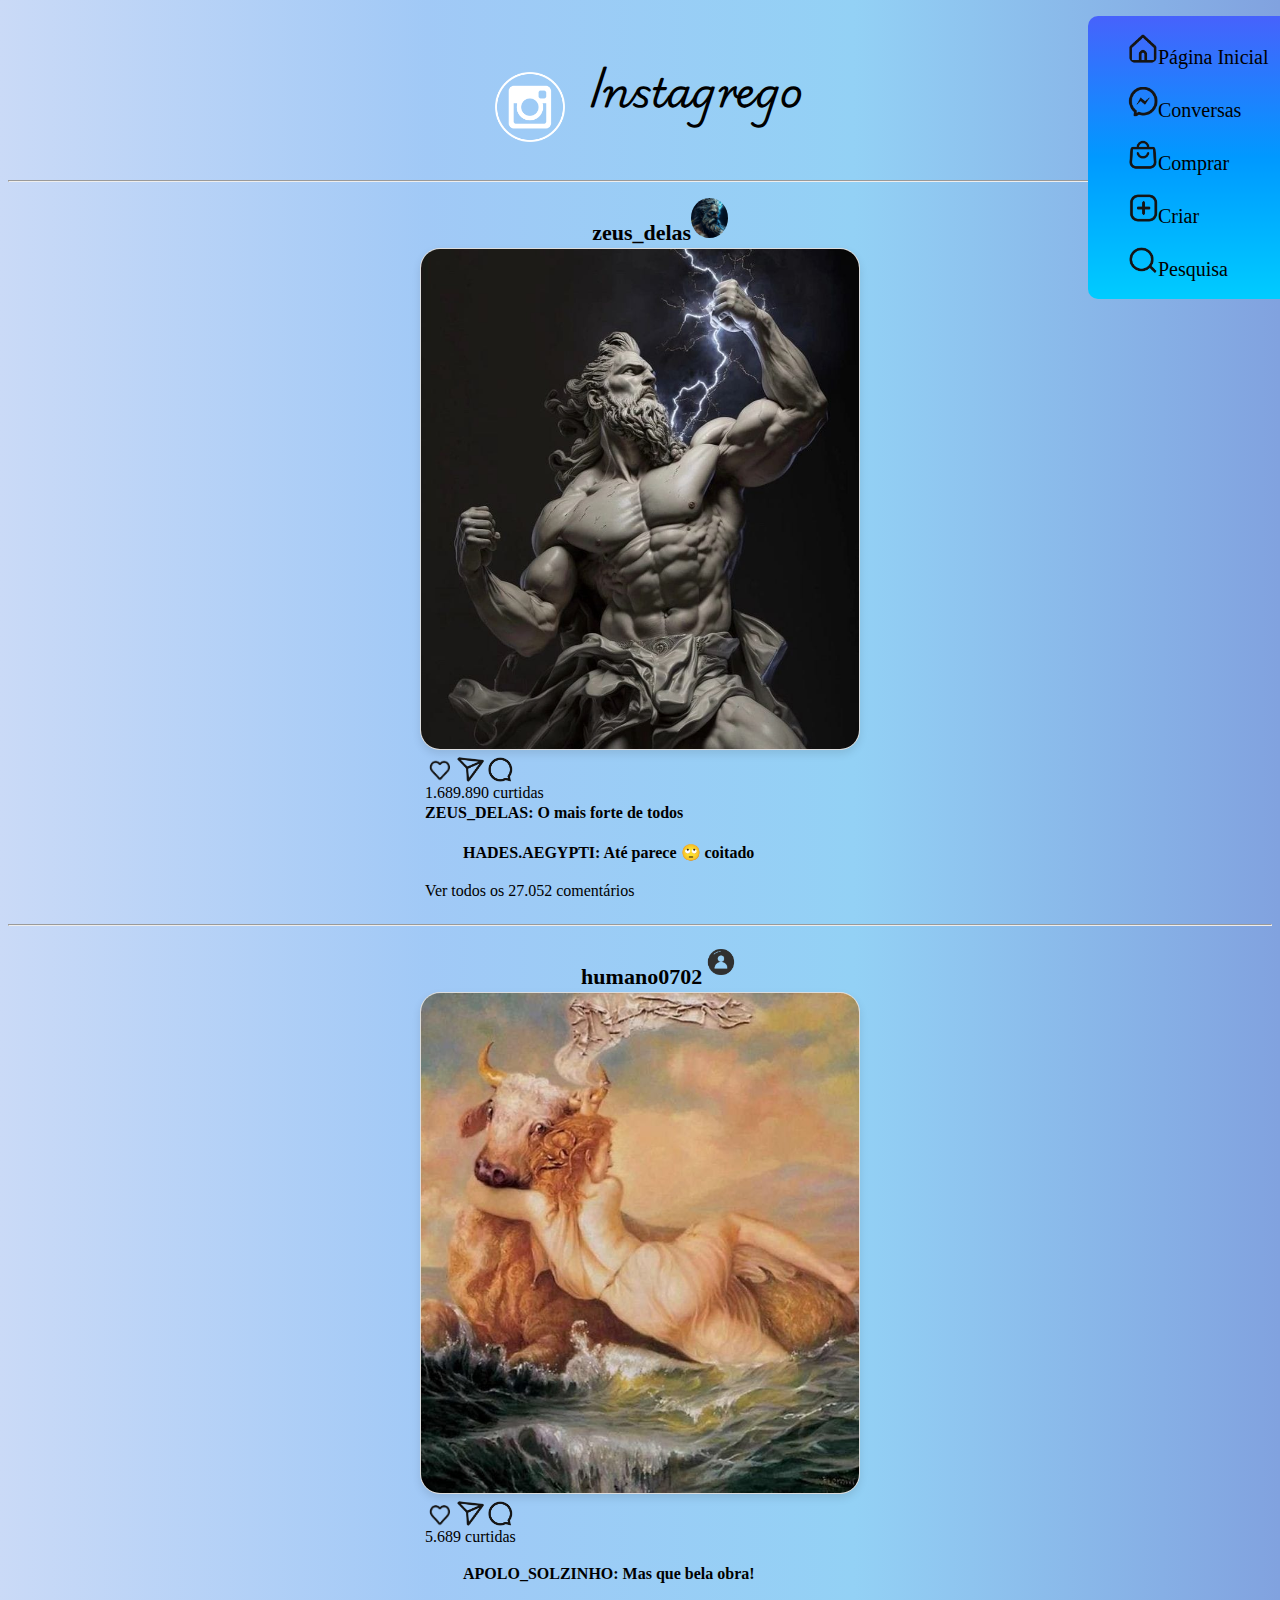
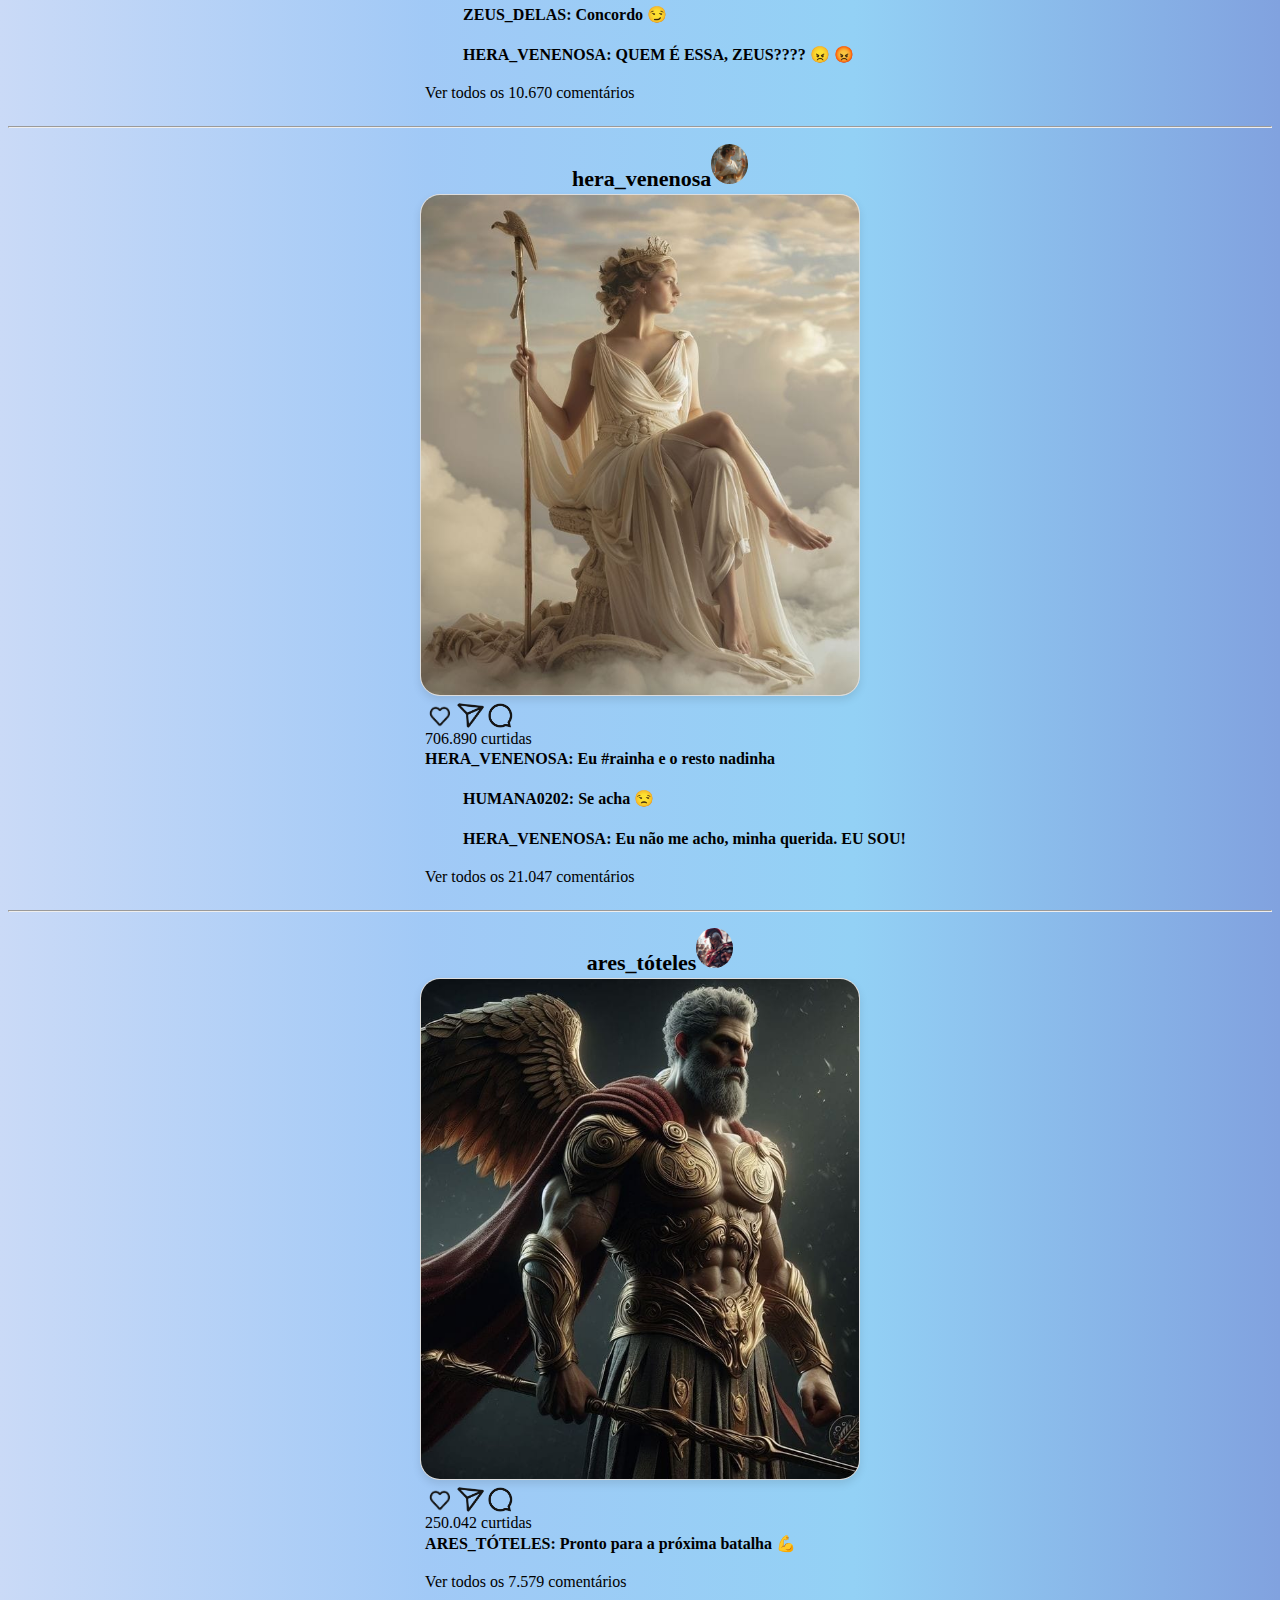
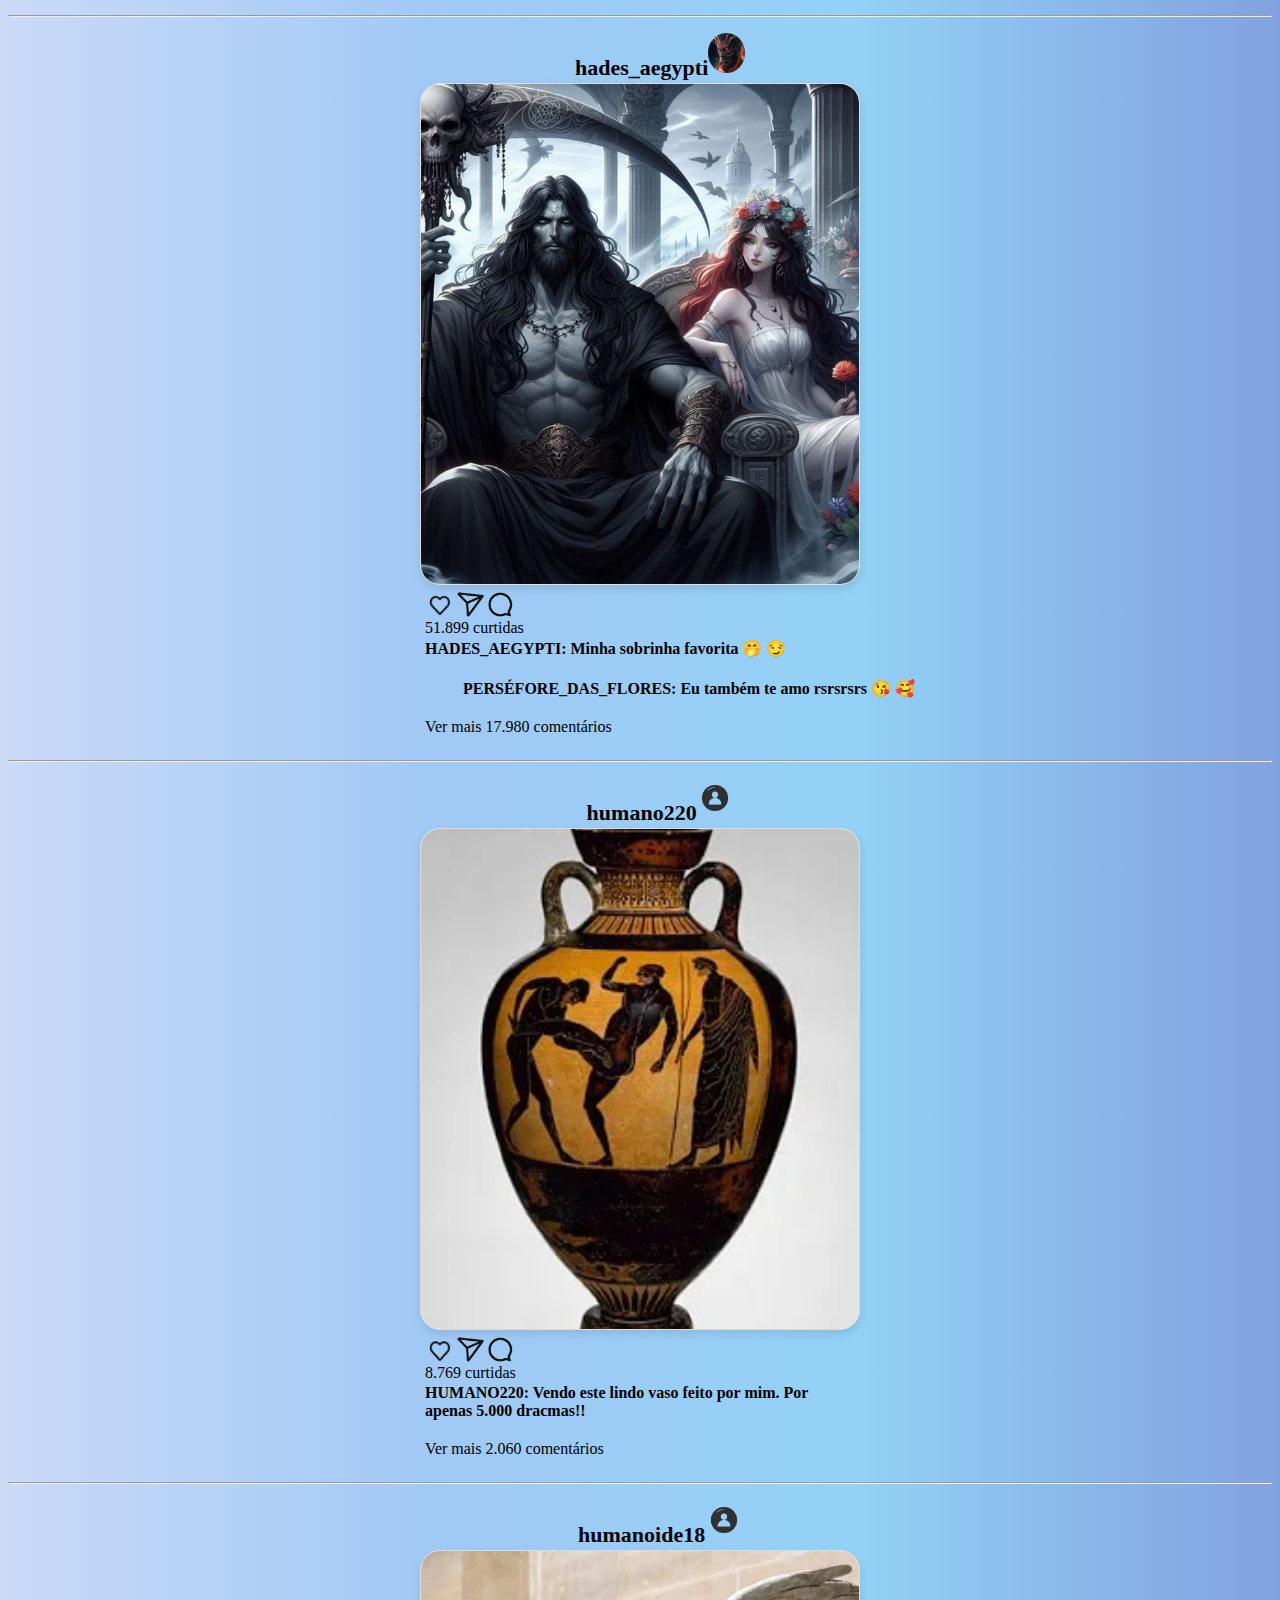
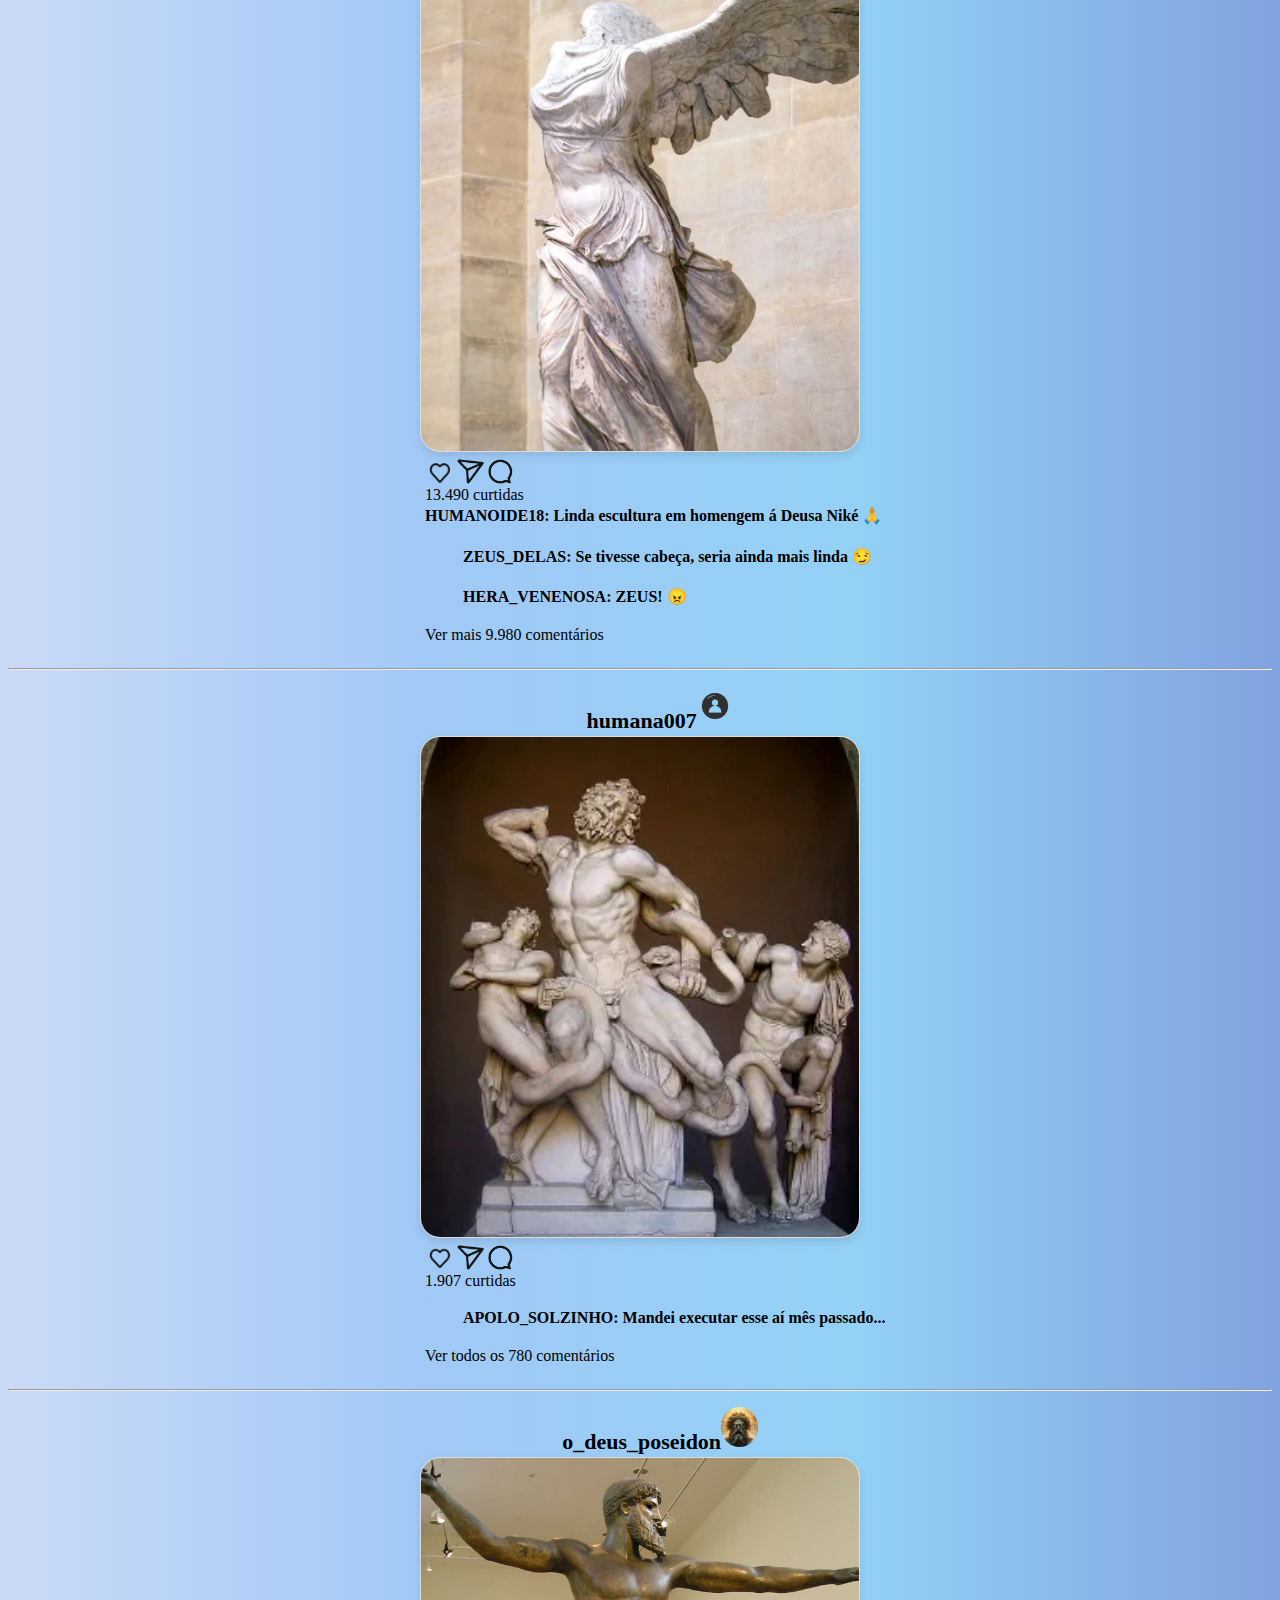
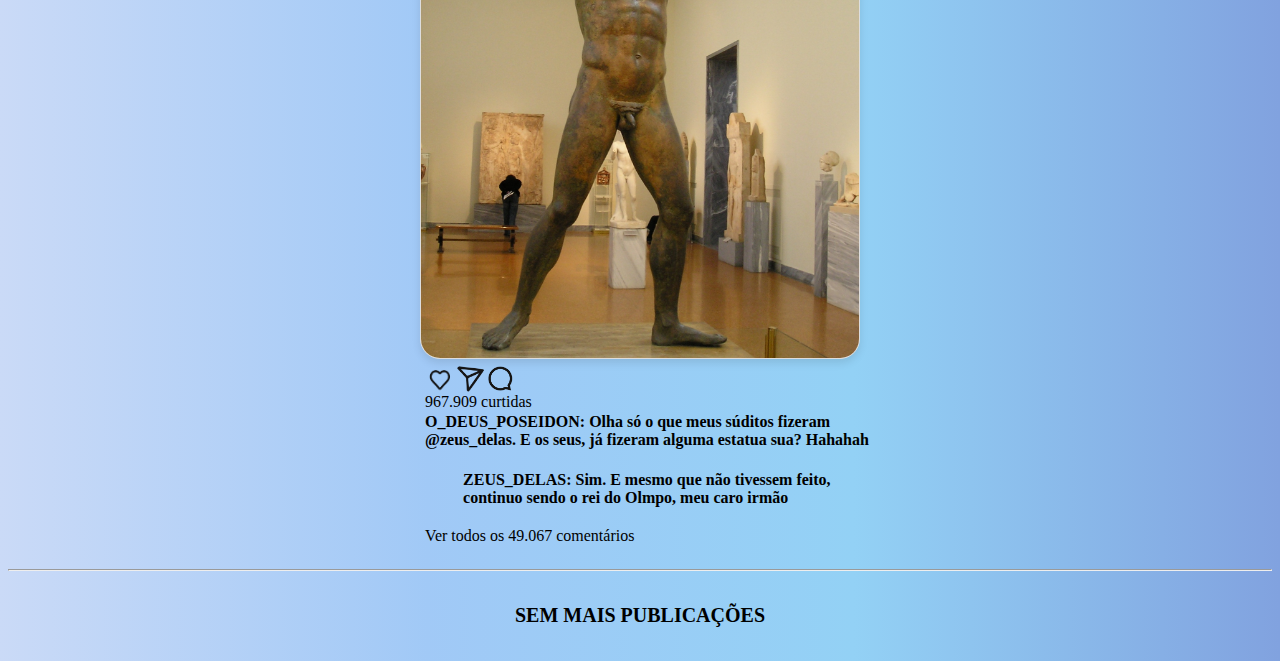
<file: Instagrego/index.html>
<!DOCTYPE html>
<html lang="en">
<head>
    <meta charset="UTF-8">
    <meta name="viewport" content="width=device-width, initial-scale=1.0">
    <link rel="stylesheet" href="./Instagrego/Página inicial/style/style.css">
    <link rel="icon" href="./Instagrego/Página inicial/img/ícone.png">
    <link rel="preconnect" href="https://fonts.gstatic.com" crossorigin>
<link href="https://fonts.googleapis.com/css2?family=Playwrite+AU+VIC:wght@100..400&display=swap" rel="stylesheet">
    <title>Instagrego</title>
</head>
<body>
    <img id="insta" src="./Instagrego/Página inicial/img/ícone.png" alt=""><h1>Instagrego</h1>
    <br>
        <ol>
            <br>
            <li><img src="./Instagrego/Página inicial/img/icon home.png" alt=""><a href="./index.html">Página Inicial</a></li>
            <br>
            <li><img src="./Instagrego/Página inicial/img/icon direct.png" alt=""><a href="./Conversas/direct.html">Conversas</a></li>
            <br>
            <li><img src="./Instagrego/Página inicial/img/icon compras.png" alt="">Comprar</li>
            <br>
            <li><img src="./Instagrego/Página inicial/img/icone publicar.png" alt="">Criar</li>
            <br>
            <li><img src="./Instagrego/Página inicial/img/icon pesquisa.png" alt="">Pesquisa</li>
            <br>
        </ol>
    <hr>
    <ul>
    <h3>zeus_delas</h3><img class="perfil" src="./Conversas/img/Zeus-perfil.jpg" alt="">
    </ul>
    <div>
        <img src="./Instagrego/Página inicial/img/zeus.jfif">
    </div>
    <section>
        <img src="./Instagrego/Página inicial/img/icon coração.png" alt="">
        <img src="./Instagrego/Página inicial/img/icon compartilhar.png" alt="">
        <img src="./Instagrego/Página inicial/img/icon comentário.png" alt="">
    </section>
    <p>1.689.890 curtidas</p>
    <h4 class="legenda">ZEUS_DELAS: O mais forte de todos</h4>
    <h4>HADES.AEGYPTI: Até parece &#128580; coitado</h4>
    <p>Ver todos os 27.052 comentários</p>
    <br>
    <hr>
    <ul>
        <h3>humano0702</h3><img class="perfil" src="./Instagrego/Página inicial/img/perfil 'humanos'.png" alt="">
    </ul>
    <div>
        <img src="./Instagrego/Página inicial/img/touro.jfif">
    </div>
    <section>
        <img src="./Instagrego/Página inicial/img/icon coração.png" alt="">
        <img src="./Instagrego/Página inicial/img/icon compartilhar.png" alt="">
        <img src="./Instagrego/Página inicial/img/icon comentário.png" alt="">
    </section>
    <p>5.689 curtidas</p>
    <h4>APOLO_SOLZINHO: Mas que bela obra!</h4>
    <h4>ZEUS_DELAS: Concordo &#128527;</h4>
    <h4>HERA_VENENOSA: QUEM É ESSA, ZEUS????  &#128544; &#128545;</h4>
    <p>Ver todos os 10.670 comentários</p>
    <br>
    <hr>
    <ul>
        <h3>hera_venenosa</h3><img class="perfil" src="./Conversas/img/Hera_perfil.jfif" alt="">
    </ul>
    <div>
        <img src="./Instagrego/Página inicial/img/hera.jfif">
    </div>
    <section>
        <img src="./Instagrego/Página inicial/img/icon coração.png" alt="">
        <img src="./Instagrego/Página inicial/img/icon compartilhar.png" alt="">
        <img src="./Instagrego/Página inicial/img/icon comentário.png" alt="">
    </section>
    <p>706.890 curtidas</p>
    <h4 class="legenda">HERA_VENENOSA: Eu #rainha e o resto nadinha</h4>
    <h4>HUMANA0202: Se acha &#128530;</h4>
    <h4>HERA_VENENOSA: Eu não me acho, minha querida. EU SOU!</h4>
    <p>Ver todos os 21.047 comentários</p>
    <br>
    <hr>
    <ul>
        <h3>ares_tóteles</h3><img class="perfil" src="./Conversas/img/Ares_perfil.jfif" alt="">
    </ul>
    <div>
        <img src="./Instagrego/Página inicial/img/ares.jfif">
    </div>
    <section>
        <img src="./Instagrego/Página inicial/img/icon coração.png" alt="">
        <img src="./Instagrego/Página inicial/img/icon compartilhar.png" alt="">
        <img src="./Instagrego/Página inicial/img/icon comentário.png" alt="">
    </section>
    <p>250.042 curtidas</p>
    <h4 class="legenda">ARES_TÓTELES: Pronto para a próxima batalha &#128170;</h4>
    <p>Ver todos os 7.579 comentários</p>
    <br>
    <hr>
    <ul>
    <h3>hades_aegypti</h3><img class="perfil" src="./Conversas/img/Hades_perfil.jfif" alt="">
    </ul>
    <div>
        <img src="./Instagrego/Página inicial/img/persefone e hades.jfif">
    </div>
    <section>
        <img src="./Instagrego/Página inicial/img/icon coração.png" alt="">
        <img src="./Instagrego/Página inicial/img/icon compartilhar.png" alt="">
        <img src="./Instagrego/Página inicial/img/icon comentário.png" alt="">
    </section>
    <p>51.899 curtidas</p>
    <h4 class="legenda">HADES_AEGYPTI: Minha sobrinha favorita &#129325; &#128527;</h4>
    <h4>PERSÉFORE_DAS_FLORES: Eu também te amo rsrsrsrs &#128536; &#129392;</h4>
    <p>Ver mais 17.980 comentários</p>
    <br>
    <hr>
    <ul>
        <h3>humano220</h3><img class="perfil" src="./Instagrego/Página inicial/img/perfil 'humanos'.png" alt="">
    </ul>
    <div>
        <img src="./Instagrego/Página inicial/img2/vaso.webp">
    </div>
    <section>
        <img src="./Instagrego/Página inicial/img/icon coração.png" alt="">
        <img src="./Instagrego/Página inicial/img/icon compartilhar.png" alt="">
        <img src="./Instagrego/Página inicial/img/icon comentário.png" alt="">
    </section>
    <p>8.769 curtidas</p>
    <h4 class="legenda">HUMANO220: Vendo este lindo vaso feito por mim. Por<br>
        apenas 5.000 dracmas!!</h4>
    <p>Ver mais 2.060 comentários</p>
    <br>
    <hr>
    <ul>
        <h3>humanoide18</h3><img class="perfil" src="./Instagrego/Página inicial/img/perfil 'humanos'.png" alt="">
    </ul>
    <div>
        <img src="./Instagrego/Página inicial/img2/asas.webp">
    </div>
    <section>
        <img src="./Instagrego/Página inicial/img/icon coração.png" alt="">
        <img src="./Instagrego/Página inicial/img/icon compartilhar.png" alt="">
        <img src="./Instagrego/Página inicial/img/icon comentário.png" alt="">
    </section>
    <p>13.490 curtidas</p>
    <h4 class="legenda">HUMANOIDE18: Linda escultura em homengem á Deusa Niké  &#128591;</h4>
    <h4>ZEUS_DELAS: Se tivesse cabeça, seria ainda mais linda &#128527;</h4>
    <h4>HERA_VENENOSA: ZEUS! &#128544; </h4>
    <p>Ver mais 9.980 comentários</p>
    <p></p>
    <br>
    <hr>
    <ul>
        <h3>humana007</h3><img class="perfil" src="./Instagrego/Página inicial/img/perfil 'humanos'.png" alt="">
    </ul>
    <div>
        <img src="./Instagrego/Página inicial/img2/laoconte.webp">
    </div>
    <section>
        <img src="./Instagrego/Página inicial/img/icon coração.png" alt="">
        <img src="./Instagrego/Página inicial/img/icon compartilhar.png" alt="">
        <img src="./Instagrego/Página inicial/img/icon comentário.png" alt="">
    </section>
    <p>1.907 curtidas</p>
    <h4>APOLO_SOLZINHO: Mandei executar esse aí mês passado...</h4>
    <p>Ver todos os 780 comentários</p>
    <br>
    <hr>
    <ul>
        <h3>o_deus_poseidon</h3><img class="perfil" src="./Instagrego/Página inicial/img/poseidon.jpg" alt="">
    </ul>
    <div>
        <img src="./Instagrego/Página inicial/img2/estatua 2.jpeg">
    </div>
    <section>
        <img src="./Instagrego/Página inicial/img/icon coração.png" alt="">
        <img src="./Instagrego/Página inicial/img/icon compartilhar.png" alt="">
        <img src="./Instagrego/Página inicial/img/icon comentário.png" alt="">
    </section>
    <p>967.909 curtidas</p>
    <h4 class="legenda">O_DEUS_POSEIDON: Olha só o que meus súditos fizeram <br> 
        @zeus_delas. E os seus, já fizeram alguma estatua sua? Hahahah</h4>
    <h4>ZEUS_DELAS: Sim. E mesmo que não tivessem feito, <br>
        continuo sendo o rei do Olmpo, meu caro irmão</h4>
    <p>Ver todos os 49.067 comentários</p>
    <br>
    <hr>
    <h5>SEM MAIS PUBLICAÇÕES</h5>

</body>
</html>
</file>
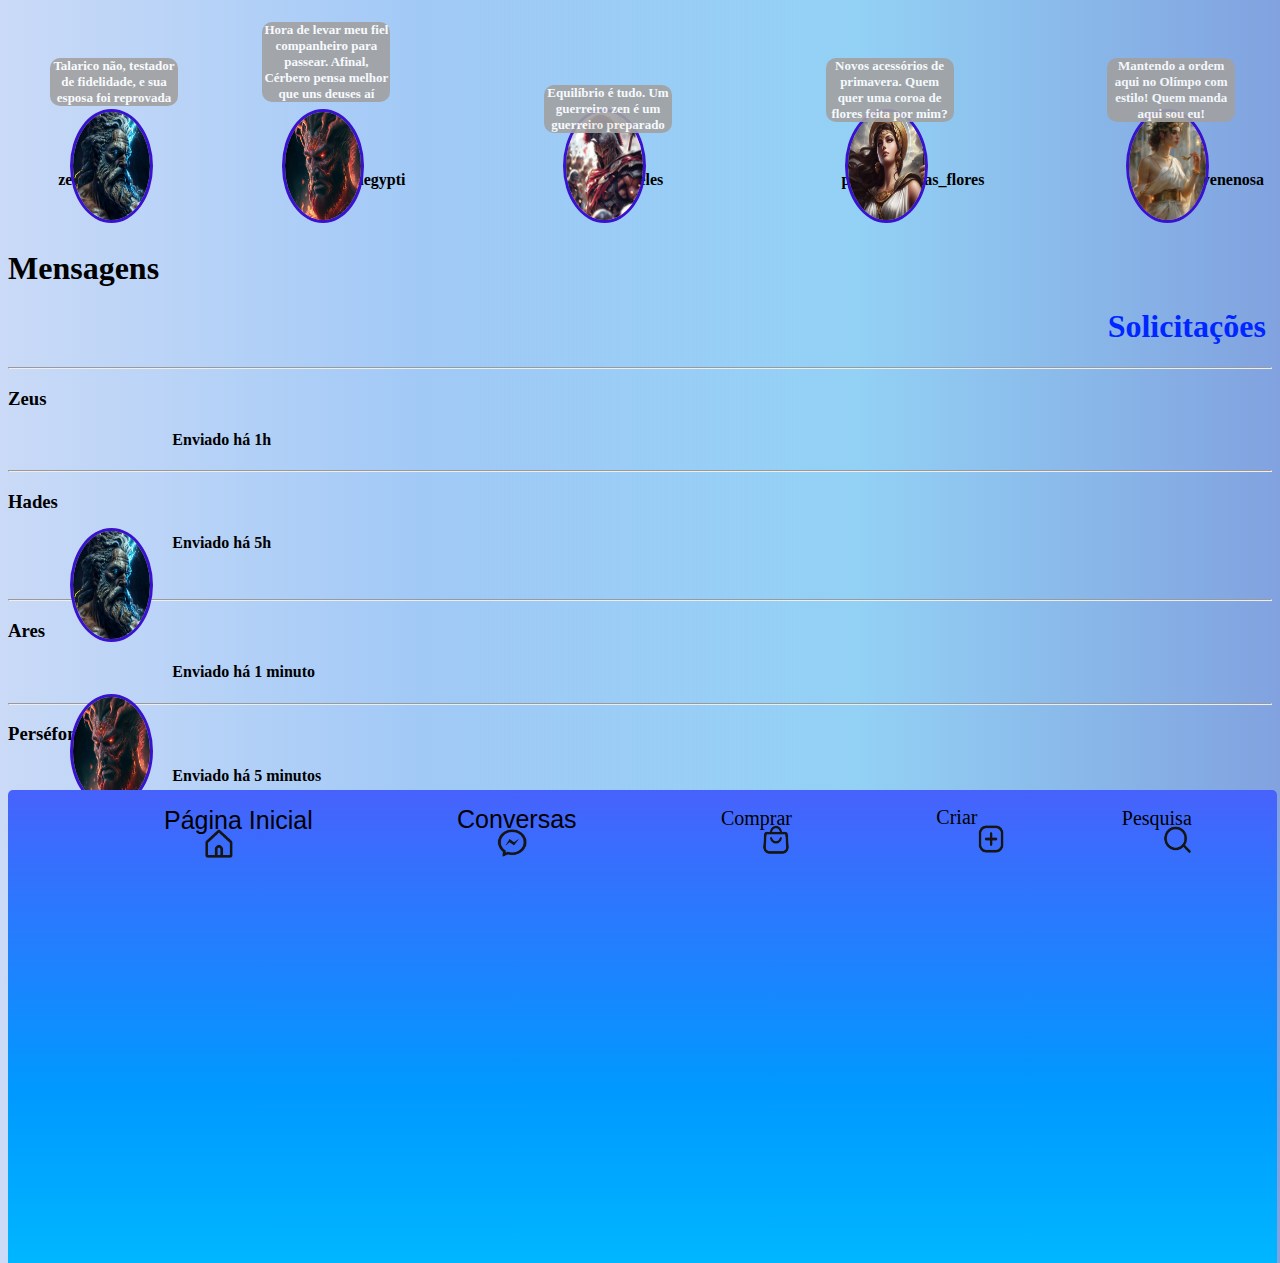
<file: Instagrego/Conversas/direct.html>
<!DOCTYPE html>
<html lang="en">
<head>
    <meta charset="UTF-8">
    <meta name="viewport" content="width=device-width, initial-scale=1.0">
    <title>Direct</title>
    <link rel="stylesheet" href="./css/style.css">
    <link rel="icon" href="../Instagrego/Página inicial/img/icon direct.png">
</head>
<body>
    <div class="nome">
    <h4 class="baixo">zeus_delas</h4>
    <h4 class="t">hades_aegypti</h4>
    <h4 class="b">ares_tóteles</h4>
    <h4 class="m">perséfone_das_flores</h4>
    <h4 class="e">hera_venenosa</h4>
    </div>

    <div>
        <img src="./img/Zeus-perfil.jpg" alt="">
        <h5> Talarico não, testador de fidelidade, e sua esposa foi reprovada</h5>
       
        <img class="hades_foto" src="./img/Hades_perfil.jfif" alt="">
        <h5 class="nth">Hora de levar meu fiel companheiro para passear. Afinal, Cérbero pensa melhor que uns deuses aí</h5>
        
        <img class="ares_foto" src="./img/Ares_perfil.jfif" alt="">
        <h5 class="nta">Equilíbrio é tudo. Um guerreiro zen é um guerreiro preparado</h5>
       
        <img class="perse_perfil" src="./img/Perséfone_perfil.jfif" alt="">
        <h5 class="ntp">Novos acessórios de primavera. Quem quer uma coroa de flores feita por mim?</h5>
       
        <img class="hera_perfil" src="./img/Hera_perfil.jfif" alt="">
        <h5 class="nts">Mantendo a ordem aqui no Olímpo com estilo! Quem manda aqui sou eu!  </h5>
        
    </div>
    <br>
    <div>
        <h1>Mensagens</h1>
        <h1 class="soli">Solicitações</h1>
        <hr>
        <img class="msz" src="./img/Zeus-perfil.jpg" alt="">
        <h3>Zeus</h3>
        <h4>Enviado há 1h</h4>
        <hr>
        <img class="h" src="./img/Hades_perfil.jfif" alt="">
        <h3>Hades</h3>
        <h4>Enviado há 5h</h4>
        <br>
        <hr>
        <img class="a" src="./img/Ares_perfil.jfif" alt="">
        <h3>Ares</h3>
        <h4>Enviado há 1 minuto</h4>
        <hr>
        <img class="p" src="./img/Perséfone_perfil.jfif" alt="">
        <h3>Perséfone</h3>
        <h4>Enviado há 5 minutos</h4>
        <hr>
        <img class="r" src="./img/Hera_perfil.jfif" alt="">
        <h3>Hera</h3>
        <h4>Enviado há 10 sem</h4>
    </div>
    <hr>
    <br>
    <hr>
    <br>
    <ol>
        <br>
        <li><img src="../Instagrego/Página inicial/img/icon home.png" alt=""><a href="../index.html">Página Inicial</a></li>
        <br>
        <li><img src="../Instagrego/Página inicial/img/icon direct.png" alt=""><a href="../Conversas/direct.html">Conversas</a></li>
        <br>
        <li><img src="../Instagrego/Página inicial/img/icon compras.png" alt="">Comprar</li>
        <br>
        <li><img src="../Instagrego/Página inicial/img/icone publicar.png" alt="">Criar</li>
        <br>
        <li><img src="../Instagrego/Página inicial/img/icon pesquisa.png" alt="">Pesquisa</li>
        <br>
    </ol>

</body>
</html>
</file>
<file: Instagrego/Instagrego/Página inicial/style/style.css>
body{
    background-image: linear-gradient(to right, rgb(202, 218, 247), rgba(93, 162, 240, 0.582), rgb(147, 209, 245), rgb(129, 162, 223));
}

ul{
    justify-content:center;
    display: flex;
    list-style: none;
    margin-bottom: -20px;
}
p{
    margin-left: 33%;
    margin-top: -1px;
    margin-bottom: -2px;
}
h5{
    font-size: 20px;
    text-align: center;
    justify-content: center;
}
li{
    list-style: none;
}
.legenda{
    margin-top: 4px;
    margin-left: 33%;
}
h4{
    margin-left: 36%;
}
h3{
    font-size: 22px;
}
ol img{
    width: 30px;
    height: 30px;
    position: relative;
}
ol{
    position: fixed;
    background-image: linear-gradient(rgb(71, 98, 252), rgb(0, 153, 255), rgb(0, 204, 255));
    width: 172px;
    border-radius: 10px;
    left: 85%;
    top: 0;
}
ol li{
    font-size: 20px;
}
ol a{
    text-decoration: none;
    color: black;
}
div{
    width: 33%;
    height: 480px;
    margin-bottom: 10px;
    padding: 10px;
    border-radius: 20px;
    margin: 0 auto 5px;
    border: 1px solid #ddd;
    overflow: hidden;
    position: relative;
    box-shadow: 0 4px 8px rgba(0, 0, 0, 0.1);
    background-color: #ffffff;
}
section{
    width: 30px;
    height: 30;
    display: flex;
    margin-left: 33%;
}
section img{
    width: 30px;
    height: 30;
    position: relative;
    
}
.perfil{
    position: relative;
    width: 3%;
    height: 40px;
    border-radius: 50%;
}
#insta{
    position: absolute;
    width: 70px;
    height: 70px;
    top: 8%;
    border: none;
    left: 38.7%;
    border-radius: 0%;
}
h1{
    font-family: "Playwrite AU VIC", cursive;
    font-weight:bolder;
    font-size:40px;
    margin-top: 50px;
    margin-left: 580px;

}

img{
    width: 100%;
    height: 100%;
    object-fit: cover;
    position: absolute;
    top: 0;
    left: 0;
    transform: none;
    border-radius: 10px;
}
</file>
<file: Instagrego/Conversas/css/style.css>
body{
    background-image: linear-gradient(to right, rgb(202, 218, 247), rgba(93, 162, 240, 0.582), rgb(147, 209, 245), rgb(129, 162, 223));
}
h5{
    background-color: rgb(161, 161, 161);
    font-size: small;
    position: absolute;
    width: 10%;
    color: #ffffff;
    text-align: center;
    border-radius: 10px;
    font-family: cursive;
    opacity: 0.9;
    top: 4%;
    left: 50px;
}
h3{
    color: rgb(0, 0, 0);
}

img{
    width: 6%;
    height: 12%;
    border-radius: 50%;
    border: solid 3px #3a11cf;
    position: absolute;
    top: 5%;
    margin-top: 5%;
    left: 70px;
}
a{
    color: rgb(0, 0, 0);
    font-size: 25px;
    text-decoration: none;
    font-family: 'Gill Sans', 'Gill Sans MT', Calibri, 'Trebuchet MS', sans-serif;
}
h4{
    color: rgb(0, 0, 0);
}
.nome{
    margin-right: 8px;
    display: flex;
    justify-content: space-between;
}

.hades_foto {
    left: 22%;
}

.nth {
    left: 20.5%;
    top: 0%;
}

.ares_foto {
    left: 44%;
}

.nta {
    left: 42.5%;
    top: 7%;
}

.perse_perfil {
    left: 66%;
}

.ntp {
    left: 64.5%;
}

.hera_perfil {
    left: 88%;
}

.nts {
    left: 86.5%;
}

.baixo{
    margin-top: 13%;
    margin-left: 4%;
}

.t{
    margin-top: 13%;
}

.b{
    margin-top: 13%;
}

.m{
    margin-top: 13%;
}

.e{
    margin-top: 13%;
}

h1{
    color: rgb(0, 0, 0);
}

.soli{
    color: rgb(0, 38, 255);
    margin-left: 87%;
}

h4{
    margin-left: 13%;
    top: 0%;
}

.msz{
    top: 51.5%;
}

.h{
    top: 70%;
}

.a{
    top: 87%;
}

.p{
    top: 105%;
}

.r{
    top: 120.5%;
}
ol img{
    width: 30px;
    height: 30px;
    position: relative;
    border: none;
    border-radius: 0%;
    margin-left: 1px;
}  
ol{
    height: 600px;
    justify-content: space-around;
    display: flex;
    position: fixed;
    background-image: linear-gradient(rgb(71, 98, 252), rgb(0, 153, 255), rgb(0, 204, 255));
    width: 96%;
    border-radius: 5px;
    top: 86%;
}
ol li{
    font-size: 20px;
}
ol a{
    text-decoration: none;
    color: black;
}
li{
    list-style: none;
}
</file>
